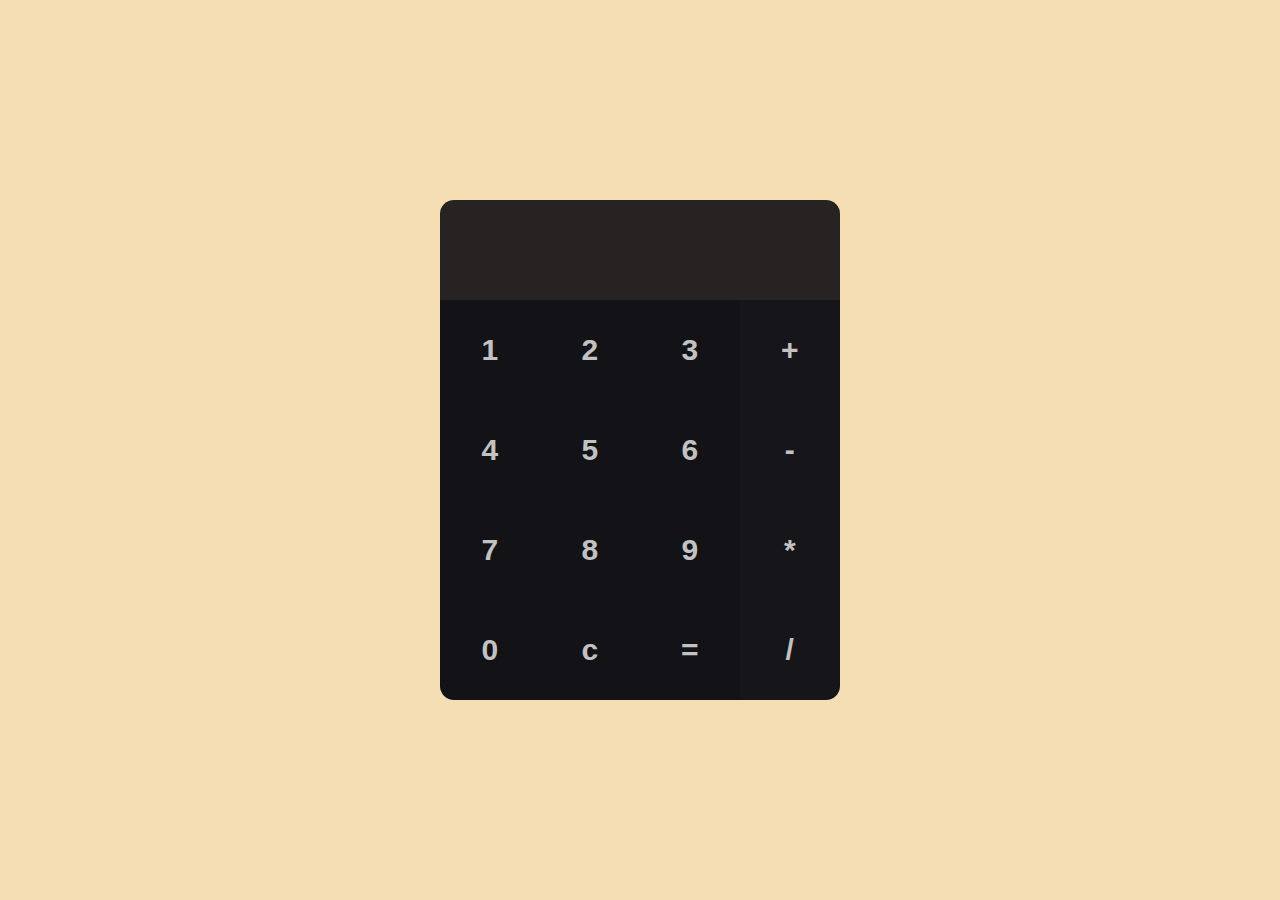
<file: Detailed Calculator/index.html>
<html lang="en">
<head>
  <meta charset="UTF-8">
  <meta http-equiv="X-UA-Compatible" content="IE=edge">
  <meta name="viewport" content="width=device-width, initial-scale=1.0">
  <link rel="stylesheet" href="././css/style.css">
  <title>Calculator</title>
</head>
<body>
  <main id="cal">
    <div class="display">
      <div>
        <span id="firstinput"></span>
      </div>
    </div>

    <div class = "numbers-container dial">

      <a id = "one" href = "#number">
        1
      </a>
      <a id = "two" href = "#number">
        2
      </a>
      <a id = "three" href = "#number">
        3
      </a>
      <a id = "four" href = "#number">
        4
      </a>
      <a id = "five" href = "#number">
        5
      </a>
      <a id = "six" href = "#number">
        6
      </a>
      <a id = "seven" href = "#number">
        7
      </a>
      <a id = "eight" href = "#number">
        8
      </a>
      <a id = "nine" href = "#number">
        9
      </a>
      <a id = "zero" href = "#number">
        0
      </a>
      <a id = "reset" href = "#clear">
        c
      </a>
      <a id =  "equal" href = "#equal">
        =
      </a>

    </div>

    <div class = "commands dial">

      <a href = "#add" id = "add">
        +
      </a>
      <a href = "#sub" id = "sub">
        -
      </a>
      <a href = "#mul" id = "mul">
        *
      </a>
      <a href = "#div" id = "div">
        /
      </a>
    </div>
  </main>
  <script src = "./js/main.js"></script>
</body>
</html>
</file>
<file: Detailed Calculator/css/style.css>
* {
  margin: 0;
  padding: 0;
  box-sizing: border-box;
}

body {
  font: 400 1rem Roboto, Noto Sans, Noto Sans JP, Noto Sans KR, Noto Naskh Arabic, Noto Sans Thai, Noto Sans Hebrew, Noto Sans Bengali, sans-serif;
  letter-spacing: 0.5px;
  line-height: 1.88;
  background-color: wheat;
  width: 100vw;
  height: 100vh;
  overflow: hidden;
  display: flex;
  align-items: center;
}
body a {
  color: #c2c2c2;
  text-decoration: none;
}

main#cal {
  display: grid;
  grid-template-areas: "dis dis" "no com";
  grid-template-columns: 300px 100px;
  grid-template-rows: 100px 400px;
  justify-content: center;
  align-items: center;
  width: 400px;
  height: 500px;
  margin: auto;
  border-radius: 14px;
  overflow: hidden;
  font-size: 30px;
  font-weight: 900;
}

.display {
  grid-area: dis;
  width: 100%;
  height: 100%;
  background-color: #282323;
  display: flex;
  align-items: center;
  text-align: right;
  color: #c2c2c2;
}
.display span {
  width: 100%;
  padding: 0 25px;
}

.dial {
  display: grid;
  justify-items: center;
  align-items: center;
  width: 100%;
  height: 100%;
  grid-template-rows: 1fr 1fr 1fr 1fr;
}

.numbers-container {
  grid-area: no;
  grid-template-columns: 1fr 1fr 1fr;
  background-color: #131317;
}

.commands {
  grid-area: com;
  grid-template-columns: 1fr;
  background-color: #16161a;
}/*# sourceMappingURL=style.css.map */
</file>
